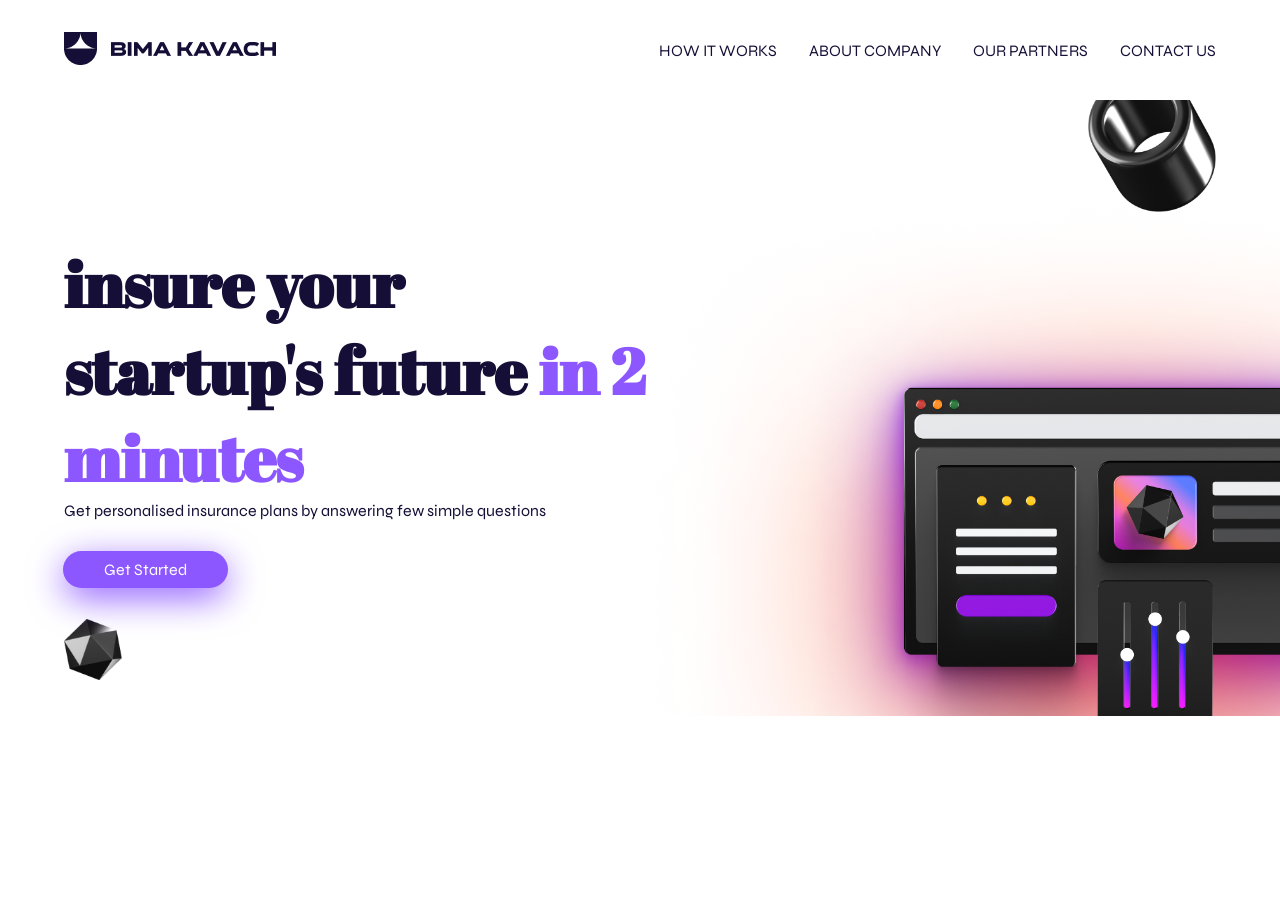
<file: index.html>
<!DOCTYPE html>
<html lang="en">
<head>
    <meta charset="UTF-8">
    <meta http-equiv="X-UA-Compatible" content="IE=edge">
    <meta name="viewport" content="width=device-width, initial-scale=1.0">
    <title>BIMA KAVACH</title>
    <!-- ================================ CSS LINK ================================= -->
    <link rel="stylesheet" href="/css/style.css">
</head>
<body>
    <!-- =============================== LOADING PAGE ============================== -->
    <!-- <div class="loadingPage">
        <img src="/images/logo.png" alt="" class="logo">
    </div> -->
    <!-- ================================== HEADER ================================= -->
    <header class="header">
        <a href="/index.html" class="logo">
            <img src="/images/logo.png">
        </a>
            <input type="checkbox" id="nav_check" hidden>
        <nav class="navBar">
            <a href="#" class="link">HOW IT WORKS</a>
            <a href="#" class="link">ABOUT COMPANY</a>
            <a href="#" class="link">OUR PARTNERS</a>
            <a href="#" class="link">CONTACT US</a>
        </nav>
        <label for="nav_check" class="bars">
            <div></div>
            <div></div>
            <div></div>
        </label>
    </header>
    <!-- ================================ HERO PAGE ================================ -->
   <section class="heroPage">
    <div class="leftSide">
        <div class="content">
            <h1>insure your startup's future <span>in 2 minutes</span></h1>
            <p>Get personalised insurance plans by answering few simple questions</p>
        </div>
        <a href="#" class="btn">Get Started</a>
        <img src="/images/image 1.png" alt="">
    </div>
    <div class="rightSide">
        <img src="/images/right image.png" alt="">
    </div>
    <img src="/images/image 2.png" alt="" class="last-image">
   </section>
    <!-- ================================ JS SCRIPT ================================ -->
    <!-- <script src="/js/app.js"></script> -->
</body>
</html>
</file>
<file: css/style.css>
/* ================================ ABRIL FATFACE FONT ================================ */
@import url('https://fonts.googleapis.com/css2?family=Abril+Fatface&display=swap');
/* ================================ SYNE FONT ================================ */
@import url('https://fonts.googleapis.com/css2?family=Syne:wght@400;500&display=swap');
/* =================================== MAIN STYLES ==================================== */
:root {
    --abril-fatface-font: 'Abril Fatface', cursive;
    --syne-font: 'Syne', sans-serif;
    --black-color: #150F37;
    --primary-color: #8c57ff;
    --white-color: #fff;
}

* {
    box-sizing: border-box;
    padding: 0;
    margin: 0;
    outline: 0;
    border: 0;
    text-decoration: none;
    color: var(--black-color);
    font-family: var(--syne-font);
}

body {
    position: relative;
    width: 100vw;
    min-height: 100vh;
    overflow-x: hidden;
}

::selection {
    background: var(--primary-color);
    color: var(--white-color);
}

/* ======================================= HEADER ===================================== */
.header {
    width: 100%;
    height: 100px;
    position: fixed;
    top: 0;
    left: 0;
    z-index: 9;
    display: flex;
    align-items: center;
    justify-content: space-between;
    background-color: var(--white-color);
    overflow: hidden;
    padding: 0 4rem;
}

.header .navBar {
    display: flex;
    align-items: center;
    justify-content: center;
    gap: 2rem;
}

.header .navBar a.link {
    transition: all 0.2s ease-in-out;
}

.header .navBar a.link:hover {
    color: var(--primary-color);
}
/* ==================================== HERO PAGE ==================================== */
.heroPage {
    width: 100%;
    height: calc(100% - 100px);
    position: relative;
    top: 200px;
    display: flex;
    align-items: center;
    justify-content: space-between;
}

.heroPage .leftSide {
    display: flex;
    flex-direction: column;
    gap: 2rem;
    padding-left: 4rem;
}

.heroPage .leftSide .content h1, .heroPage .leftSide .content span {
    font-family: var(--abril-fatface-font);
    font-size: 64px;
    
}

.heroPage .leftSide .content span {
    color: var(--primary-color);
}

.heroPage .leftSide .btn {
    padding: 0.5rem 2.5rem;
    width: fit-content;
    background-color: var(--primary-color);
    color: #fff;
    border-radius: 2rem;
    box-shadow: var(--primary-color) 0px 10px 36px 0px, var(--primary-color) 0px 0px 0px 1px;
    transition: all 0.2s ease-in-out;
}

.heroPage .leftSide .btn:hover {
    background-color: var(--black-color);
    box-shadow: var(--black-color) 0px 10px 36px 0px, var(--black-color) 0px 0px 0px 1px;
}

.heroPage .leftSide img {
    width: 10%;
    z-index: -1;
}

.heroPage .rightSide {
    width: 100%;
}

.heroPage .rightSide img {
    width: 100%;
}

.heroPage .last-image {
    position: absolute;
    top: -8rem;
    right: 4rem;
    z-index: -1;
    width: 10%;
}

/* ==================================== RESPONSIVE ==================================== */

.bars{
    cursor: pointer;
    display: none;
}

.bars div{
    width: 30px;
    height: 3px;
    margin: 5px 0;
    background-color: var(--black-color);
}


@media(max-width: 700px){
    .bar{
        display: block
        
    }

    header nav{
      position: absolute;
      left: -100%;
      width: 100%;
      background-color: var(--black-color);
    padding: 30px;
    }

    /* header nav ul{
        display: block;
    }

    header nav ul li a {
        margin: 5px 0;
    } */

    header #nav_check:checked ~ nav {
        left: 0;
}

 .bars {
    display: flex;
    align-items: center;
    justify-content: center;
    flex-direction: column;
    position: fixed;
    right: 4rem;
    z-index: 99;
    transition: all 0.2s ease-in-out;
    cursor: pointer;
    display: none;
}

.heroPage {
    flex-direction: column;
    text-align: center;
}

.heroPage .leftSide {
    align-items: center;
    padding-right: 4rem;
}


    }

    @media (max-width: 992px) {
  

        .header .navBar{
            position: fixed;
            right: 0;
            top: 0;
            z-index: 98;        
            flex-direction: column;
            height: 100%;
            width: 50%;
            background-color: var(--black-color);
        }
    
        .header .navBar a {
            color: #fff;
        }
    
        .bars {
            display: flex;
        }
    
    }
</file>
